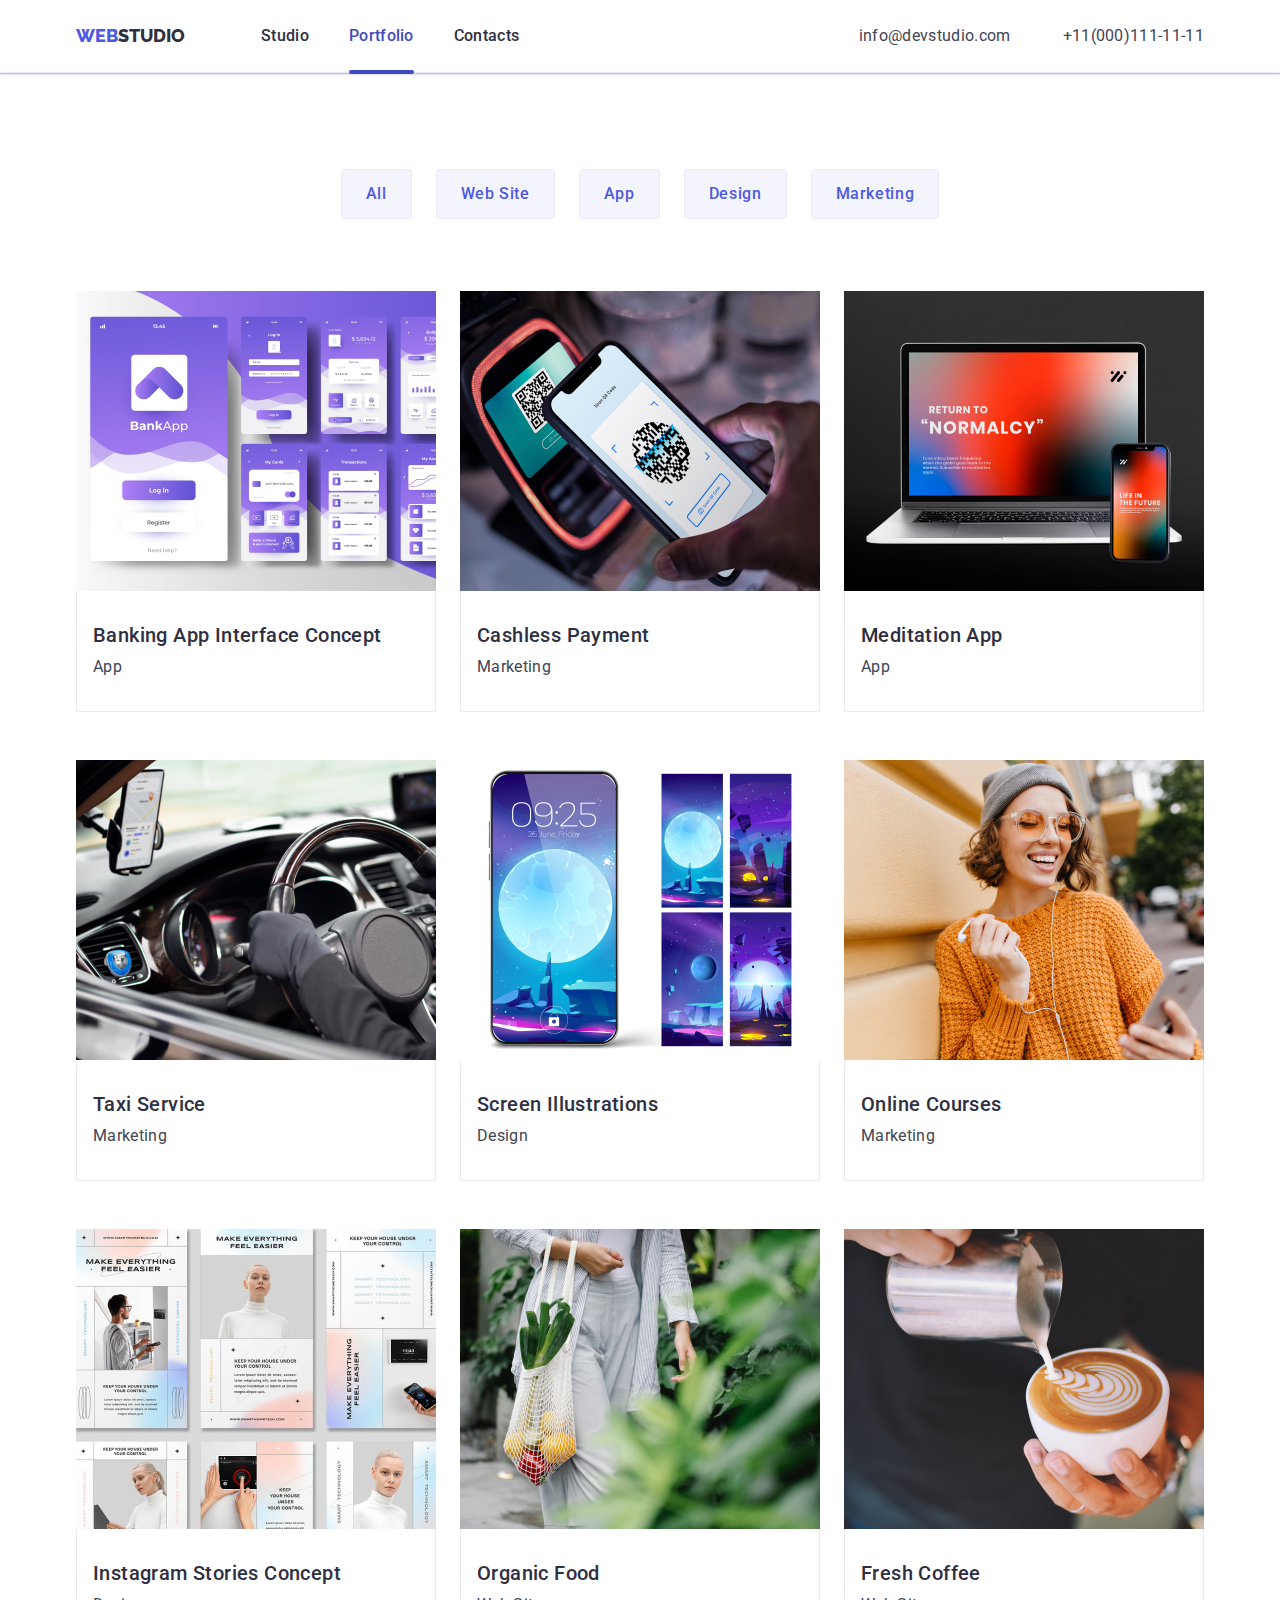
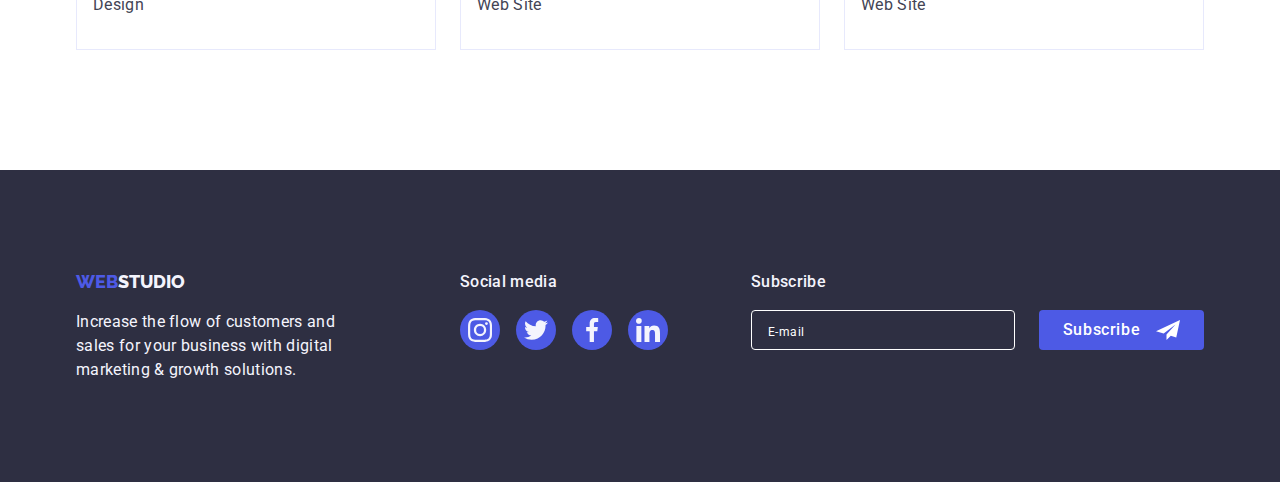
<file: portfolio.html>
<!DOCTYPE html>
<html lang="en">
  <head>
    <meta charset="UTF-8" />
    <meta http-equiv="X-UA-Compatible" content="IE=edge" />
    <meta name="viewport" content="width=device-width, initial-scale=1.0" />
    <title>Portfolio</title>
    <link rel="preconnect" href="https://fonts.googleapis.com" />
    <link rel="preconnect" href="https://fonts.gstatic.com" crossorigin />
    <link
      href="https://fonts.googleapis.com/css2?family=Raleway:wght@800&family=Roboto:wght@400;500;700;900&display=swap"
      rel="stylesheet"
    />
    <link
      rel="stylesheet"
      href="https://cdnjs.cloudflare.com/ajax/libs/modern-normalize/1.0.0/modern-normalize.min.css"
    />
    <link rel="stylesheet" href="./css/style.css" />
  </head>
  <body>
    <header class="header">
      <div class="container">
        <div class="menu-nav">
          <nav class="menu-nav">
            <a class="logo" href="./index.html"
              ><span class="web">Web</span>Studio</a
            >

            <ul class="list navigation">
              <li><a class="nav-links" href="./index.html">Studio</a></li>
              <li>
                <a class="nav-links current" href="./portfolio.html"
                  >Portfolio</a
                >
              </li>
              <li><a class="nav-links" href="#">Contacts</a></li>
            </ul>
          </nav>
          <ul class="list navigation contacts">
            <li>
              <a class="nav-links-contacts" href="mailto:info@devstudio.com"
                >info@devstudio.com</a
              >
            </li>
            <li>
              <a class="nav-links-contacts" href="tel:+110001111111"
                >+11(000)111-11-11</a
              >
            </li>
          </ul>
        </div>
      </div>
    </header>
    <main>
      <section class="portfolio-list">
        <div class="container">
          <h1 class="visually-hidden">Our Strategy</h1>
          <ul class="button-list btn-list-flex">
            <li><button class="portfolio-btn" type="button">All</button></li>
            <li>
              <button class="portfolio-btn" type="button">Web Site</button>
            </li>
            <li><button class="portfolio-btn" type="button">App</button></li>
            <li><button class="portfolio-btn" type="button">Design</button></li>
            <li>
              <button class="portfolio-btn" type="button">Marketing</button>
            </li>
          </ul>
          <ul class="list img-list-flex">
            <li class="card-portfolio">
              <a href="" class="card-portfolio-link">
                <div class="card-portfolio-img-wrapper">
                  <img
                    src="./images/8.jpg"
                    width="360"
                    height="300"
                    alt="Bank App Interface Example"
                  />
                  <p class="overlay">
                    14 Stylish and User-Friendly App Design Concepts · Task
                    Manager App · Calorie Tracker App · Exotic Fruit Ecommerce
                    App · Cloud Storage App
                  </p>
                </div>
                <div class="card-content-portfolio">
                  <h2 class="project-title">Banking App Interface Concept</h2>
                  <p class="project-text">App</p>
                </div>
              </a>
            </li>
            <li class="card-portfolio">
              <a href="" class="card-portfolio-link">
                <div class="card-portfolio-img-wrapper">
                  <img
                    src="./images/9.jpg"
                    width="360"
                    height="300"
                    alt="Bank App Interface Example"
                  />
                  <p class="overlay">
                    14 Stylish and User-Friendly App Design Concepts · Task
                    Manager App · Calorie Tracker App · Exotic Fruit Ecommerce
                    App · Cloud Storage App
                  </p>
                </div>
                <div class="card-content-portfolio">
                  <h2 class="project-title">Cashless Payment</h2>
                  <p class="project-text">Marketing</p>
                </div>
              </a>
            </li>
            <li class="card-portfolio">
              <a href="" class="card-portfolio-link">
                <div class="card-portfolio-img-wrapper">
                  <img
                    src="./images/10.jpg"
                    width="360"
                    height="300"
                    alt="Bank App Interface Example"
                  />
                  <p class="overlay">
                    14 Stylish and User-Friendly App Design Concepts · Task
                    Manager App · Calorie Tracker App · Exotic Fruit Ecommerce
                    App · Cloud Storage App
                  </p>
                </div>
                <div class="card-content-portfolio">
                  <h2 class="project-title">Meditation App</h2>
                  <p class="project-text">App</p>
                </div>
              </a>
            </li>
            <li class="card-portfolio">
              <a href="" class="card-portfolio-link">
                <div class="card-portfolio-img-wrapper">
                  <img
                    src="./images/11.jpg"
                    width="360"
                    height="300"
                    alt="Bank App Interface Example"
                  />
                  <p class="overlay">
                    14 Stylish and User-Friendly App Design Concepts · Task
                    Manager App · Calorie Tracker App · Exotic Fruit Ecommerce
                    App · Cloud Storage App
                  </p>
                </div>
                <div class="card-content-portfolio">
                  <h2 class="project-title">Taxi Service</h2>
                  <p class="project-text">Marketing</p>
                </div>
              </a>
            </li>
            <li class="card-portfolio">
              <a href="" class="card-portfolio-link">
                <div class="card-portfolio-img-wrapper">
                  <img
                    src="./images/12.jpg"
                    width="360"
                    height="300"
                    alt="Bank App Interface Example"
                  />
                  <p class="overlay">
                    14 Stylish and User-Friendly App Design Concepts · Task
                    Manager App · Calorie Tracker App · Exotic Fruit Ecommerce
                    App · Cloud Storage App
                  </p>
                </div>
                <div class="card-content-portfolio">
                  <h2 class="project-title">Screen Illustrations</h2>
                  <p class="project-text">Design</p>
                </div>
              </a>
            </li>
            <li class="card-portfolio">
              <a href="" class="card-portfolio-link">
                <div class="card-portfolio-img-wrapper">
                  <img
                    src="./images/13.jpg"
                    width="360"
                    height="300"
                    alt="Bank App Interface Example"
                  />
                  <p class="overlay">
                    14 Stylish and User-Friendly App Design Concepts · Task
                    Manager App · Calorie Tracker App · Exotic Fruit Ecommerce
                    App · Cloud Storage App
                  </p>
                </div>
                <div class="card-content-portfolio">
                  <h2 class="project-title">Online Courses</h2>
                  <p class="project-text">Marketing</p>
                </div>
              </a>
            </li>
            <li class="card-portfolio">
              <a href="" class="card-portfolio-link">
                <div class="card-portfolio-img-wrapper">
                  <img
                    src="./images/14.jpg"
                    width="360"
                    height="300"
                    alt="Bank App Interface Example"
                  />
                  <p class="overlay">
                    14 Stylish and User-Friendly App Design Concepts · Task
                    Manager App · Calorie Tracker App · Exotic Fruit Ecommerce
                    App · Cloud Storage App
                  </p>
                </div>
                <div class="card-content-portfolio">
                  <h2 class="project-title">Instagram Stories Concept</h2>
                  <p class="project-text">Design</p>
                </div>
              </a>
            </li>
            <li class="card-portfolio">
              <a href="" class="card-portfolio-link">
                <div class="card-portfolio-img-wrapper">
                  <img
                    src="./images/15.jpg"
                    width="360"
                    height="300"
                    alt="Bank App Interface Example"
                  />
                  <p class="overlay">
                    14 Stylish and User-Friendly App Design Concepts · Task
                    Manager App · Calorie Tracker App · Exotic Fruit Ecommerce
                    App · Cloud Storage App
                  </p>
                </div>
                <div class="card-content-portfolio">
                  <h2 class="project-title">Organic Food</h2>
                  <p class="project-text">Web Site</p>
                </div>
              </a>
            </li>
            <li class="card-portfolio">
              <a href="#" class="card-portfolio-link">
                <div class="card-portfolio-img-wrapper">
                  <img
                    src="./images/16.jpg"
                    width="360"
                    height="300"
                    alt="Bank App Interface Example"
                  />
                  <p class="overlay">
                    14 Stylish and User-Friendly App Design Concepts · Task
                    Manager App · Calorie Tracker App · Exotic Fruit Ecommerce
                    App · Cloud Storage App
                  </p>
                </div>
                <div class="card-content-portfolio">
                  <h2 class="project-title">Fresh Coffee</h2>
                  <p class="project-text">Web Site</p>
                </div>
              </a>
            </li>
          </ul>
        </div>
      </section>
    </main>
    <footer class="footer">
      <div class="container footer-flex">
        <div>
          <a class="logo-footer" href="./index.html"
            ><span class="web">Web</span
            ><span class="studio-bottom">Studio</span></a
          >
          <p class="footer-text">
            Increase the flow of customers and sales for your business with
            digital marketing & growth solutions.
          </p>
        </div>
        <div class="social-media">
          <p class="social-text">Social media</p>
          <ul class="social-footer">
            <li class="social-list-footer-item">
              <a href="" class="social-list-footer-icon">
                <svg width="24px" height="24px">
                  <use href="./images/icon.svg#icon-instagram"></use>
                </svg>
              </a>
            </li>
            <li class="social-list-footer-item">
              <a href="" class="social-list-footer-icon">
                <svg width="24px" height="24px">
                  <use href="./images/icon.svg#icon-twitter"></use>
                </svg>
              </a>
            </li>
            <li class="social-list-footer-item">
              <a href="" class="social-list-footer-icon">
                <svg width="24px" height="24px">
                  <use href="./images/icon.svg#icon-facebook"></use>
                </svg>
              </a>
            </li>
            <li class="social-list-footer-item">
              <a href="" class="social-list-footer-icon">
                <svg width="24px" height="24px">
                  <use href="./images/icon.svg#icon-linkedin"></use>
                </svg>
              </a>
            </li>
          </ul>
        </div>
        <div class="subscribe">
          <p class="social-text">Subscribe</p>
          <form class="footer-form">
            <input type="email" placeholder="E-mail" class="footer-input" />
            <button type="submit" class="footer-btn">
              Subscribe
              <svg width="24" height="24">
                <use href="./images/icon.svg#icon-sub"></use>
              </svg>
            </button>
          </form>
        </div>
      </div>
    </footer>
  </body>
</html>
</file>
<file: css/style.css>
:root {
  --main-bg-color: #ffffff;
  --main-text-color: #2e2f42;
  --main-nav-color: #4d5ae5;
  --main-hover-color: #404bbf;
  --main-p-color: #434455;
  --main-p-bottom-color: #f4f4fd;
  --top-line-color: #e7e9fc;
  --icon-hover-green: #31d0aa;
  --customers-border: #8e8f99;
  --transition: 250ms cubic-bezier(0.4, 0, 0.2, 1);
  --input-color: rgba(46, 47, 66, 0.2);
}
body {
  font-family: "Roboto", sans-serif;
  background-color: var(--main-bg-color);
  color: var(--main-text-color);
  font-size: 16px;
}
.container {
  max-width: 428px;
  padding-left: 15px;
  padding-right: 15px;
  margin: 0 auto;
}
@media only screen and (min-width: 768px) {
  .container {
    max-width: 768px;
  }
}
@media only screen and (min-width: 1200px) {
  .container {
    max-width: 1158px;
  }
}
.web {
  color: var(--main-nav-color);
}

.nav-links {
  text-decoration: none;
  font-weight: 500;
  line-height: 1.5;
  letter-spacing: 0.02em;
  color: var(--main-text-color);
  padding: 24px 0;
  transition: color var(--transition);
  align-items: center;
  display: flex;
}
.nav-links-contacts {
  font-style: normal;
  line-height: 1.5;
  letter-spacing: 0.02em;
  color: var(--main-p-color);
  text-decoration: none;
  padding: 24px 0;
  transition: color var(--transition);
}
.contacts {
  margin-left: auto;
  flex-direction: column;
  gap: 12px;
  justify-content: center;
}
@media only screen and (min-width: 1200px) {
  .contacts {
    flex-direction: row;
    gap: 12px;
    justify-content: flex-start;
    align-items: center;
  }
}
.nav-links-contacts:hover,
.nav-links-contacts:focus {
  color: var(--main-hover-color);
}
.menu-nav {
  display: flex;
}
.navigation {
  display: none;
}
.navigation li {
  margin-right: 40px;
}
.navigation li:last-child {
  margin-right: 0;
}
.list {
  list-style: none;
}
.header {
  border-bottom: 1px solid var(--top-line-color);
  box-shadow: 0px 2px 1px rgba(46, 47, 66, 0.08),
    0px 1px 1px rgba(46, 47, 66, 0.16), 0px 1px 6px rgba(46, 47, 66, 0.08);
}
.menu-toggle {
  display: flex;
  align-items: center;
  justify-content: center;

  margin: 0;
  padding: 0;
  margin-left: auto;
  background-color: transparent;
  cursor: pointer;
  border: none;
  border-radius: 50%;
  outline: none;
}
@media only screen and (min-width: 768px) {
  .menu-toggle {
    display: none;
  }
}
.menu-container {
  position: fixed;
  top: 0;
  left: 0;
  display: flex;
  flex-direction: column;
  justify-content: space-between;
  width: 100vw;
  height: 100vh;
  padding: 80px 40px 40px 40px;
  background-color: var(--main-bg-color);
  z-index: 999;
  overflow: scroll;

  transform: translateX(100%);
  transition: transform 250ms ease-in-out;
}

.menu-container.is-open {
  transform: translateX(0);
}

.menu-container .menu-toggle {
  position: absolute;
  top: 16px;
  right: 16px;
  color: black;
}

.social.mobile-menu-social {
  gap: 56px;
  margin-top: 48px;
}
.mobile-menu {
  display: flex;
  flex-direction: column;
  gap: 40px;
  padding: 0;
  margin: 0;
  list-style: none;
}
.nav-links-mobile {
  font-weight: 700;
  font-size: 36px;
  line-height: 1.11;
  letter-spacing: 0.02em;
  text-decoration: none;
  color: var(--main-text-color);
}
.contacts-mobile {
  display: flex;
  flex-direction: column;
  gap: 40px;
}
.nav-links-contacts-phone {
  font-size: 36px;
  font-weight: 700;
  color: var(--main-p-color);
  letter-spacing: 0.02em;
  line-height: 1.11;
}
.nav-links-contacts-email {
  font-size: 20px;
  font-weight: 500;
  color: var(--main-p-color);
  letter-spacing: 0.02em;
  line-height: 1.2;
}
.mobile-menu .link {
  display: block;
  padding: 10px;
  color: black;
  text-decoration: none;
}
.active {
  color: var(--main-nav-color);
}
@media only screen and (min-width: 768px) {
  .navigation {
    display: flex;
  }
}
.hero-btn {
  background-color: var(--main-nav-color);
  color: var(--main-bg-color);
  font-family: "Roboto";
  font-weight: 500;
  font-size: 16px;
  cursor: pointer;
  border-radius: 4px;
  padding: 16px 32px;
  letter-spacing: 0.04em;
  border: none;
  transition: background-color var(--transition);
}
.hero-title {
  max-width: 320px;
  margin: 0 auto;
  margin-bottom: 72px;
  color: var(--main-bg-color);
  font-size: 36px;
  line-height: 1.11;
  letter-spacing: 0.02em;
}
@media only screen and (min-width: 768px) {
  .hero-title {
    font-size: 56px;
    line-height: 1.08;
    max-width: 496px;
    margin-bottom: 36px;
  }
}
@media only screen and (min-width: 1200px) {
  .hero-title {
    margin-bottom: 48px;
  }
}
.hero {
  background-color: var(--main-text-color);
  background-image: linear-gradient(
      rgba(46, 47, 66, 0.7),
      rgba(46, 47, 66, 0.7)
    ),
    url(../hero/mob@1x.jpg);
  margin-left: auto;
  margin-right: auto;
  text-align: center;
  padding-top: 112px;
  padding-bottom: 112px;
  max-width: 1440px;
  background-position: center;
  background-size: cover;
  background-repeat: no-repeat;
}
@media (min-device-pixel-ratio: 2),
  (min-resolution: 192dpi),
  (min-resolution: 2dppx) {
  .hero {
    background-image: linear-gradient(
        rgba(46, 47, 66, 0.7),
        rgba(46, 47, 66, 0.7)
      ),
      url(../hero/mob@2x.jpg);
  }
}
@media only screen and (min-width: 481px) {
  .hero {
    background-image: linear-gradient(
        rgba(46, 47, 66, 0.7),
        rgba(46, 47, 66, 0.7)
      ),
      url(../hero/tablet@1x.jpg);
  }
}
@media (min-device-pixel-ratio: 2),
  (min-resolution: 192dpi),
  (min-resolution: 2dppx) {
  .hero {
    background-image: linear-gradient(
        rgba(46, 47, 66, 0.7),
        rgba(46, 47, 66, 0.7)
      ),
      url(../hero/tablet@2x.jpg);
  }
}
@media only screen and (min-width: 768px) {
  .hero {
    background-image: linear-gradient(
        rgba(46, 47, 66, 0.7),
        rgba(46, 47, 66, 0.7)
      ),
      url(../hero/desk@1x.jpg);
    padding-top: 188px;
    padding-bottom: 188px;
  }
  @media (min-device-pixel-ratio: 2),
    (min-resolution: 192dpi),
    (min-resolution: 2dppx) {
    .hero {
      background-image: linear-gradient(
          rgba(46, 47, 66, 0.7),
          rgba(46, 47, 66, 0.7)
        ),
        url(../hero/desk@2x.jpg);
    }
  }
}

.nav-links:hover,
.nav-links:focus {
  color: var(--main-hover-color);
}
.hero .hero-btn:hover,
.hero-btn:focus {
  background: var(--main-hover-color);
}
.feature-icon-bg {
  background-color: var(--main-p-bottom-color);
  display: flex;
  justify-content: center;
  align-items: center;
  padding: 24px 100px;
  margin-bottom: 8px;
}
.feature-text {
  line-height: 1.5;
  color: var(--main-p-color);
  letter-spacing: 0.02em;
  font-weight: 500;
}

.feature-title {
  font-weight: 700;
  font-size: 36px;
  line-height: calc(40 / 36);
  letter-spacing: 0.02em;
  padding-bottom: 8px;
  text-align: center;
}
@media only screen and (min-width: 768px) {
  .feature-title {
    text-align: left;
  }
}
@media only screen and (min-width: 1200px) {
  .feature-title {
    font-size: 20px;
    font-weight: 500;
    line-height: 1.2;
    text-align: left;
  }
  .feature-text {
    font-weight: 400;
  }
}
.feature-flex {
  display: flex;
  flex-direction: column;
  align-items: flex-start;
  gap: 72px;
}
@media only screen and (min-width: 768px) {
  .feature-flex {
    flex-wrap: wrap;
    flex-direction: row;
    gap: 72px 24px;
  }
  .feature {
    width: 356px;
  }
}
@media only screen and (min-width: 1200px) {
  .feature {
    width: 264px;
  }
  .feature-flex {
    flex-wrap: nowrap;
    flex-direction: row;
    align-items: stretch;
    justify-content: center;
  }
}
@media only screen and (max-width: 1200px) {
  .feature-icon {
    display: none;
  }
  .feature-icon-bg {
    display: none;
  }
}
.section-title {
  font-size: 36px;
  line-height: 1.11;
  color: var(--main-text-color);
  text-transform: capitalize;
  letter-spacing: 0.02em;
  text-align: center;
  padding-bottom: 72px;
}
.about-flex {
  display: flex;
  justify-content: center;
}
.about-img:not(:last-child) {
  margin-right: 24px;
}
.team {
  background: var(--main-p-bottom-color);
}
.team-card {
  background: var(--main-bg-color);
  box-shadow: 0px 1px 6px rgba(46, 47, 66, 0.08),
    0px 1px 1px rgba(46, 47, 66, 0.16), 0px 2px 1px rgba(46, 47, 66, 0.08);
  border-radius: 0px 0px 4px 4px;
  width: 264px;
}
.team-flex {
  display: flex;
  flex-direction: column;
  align-items: center;
  gap: 72px 0;
}
.card-content {
  text-align: center;
  padding-top: 32px;
  padding-bottom: 32px;
}
.team-name {
  font-weight: 500;
  font-size: 20px;
  line-height: 1.2;
  letter-spacing: 0.02em;
  margin-bottom: 8px;
}
.team-position {
  line-height: 1.5;
  letter-spacing: 0.02em;
  color: var(--main-p-color);
}
.social {
  margin-top: 8px;
  display: flex;
  justify-content: center;
  gap: 24px;
}
.social-list-icon {
  width: 40px;
  height: 40px;
  border-radius: 50%;
  background-color: var(--main-nav-color);
  display: flex;
  justify-content: center;
  align-items: center;
  color: var(--main-p-bottom-color);
  transition: background-color var(--transition);
}
.social-list-icon:hover,
.social-list-icon:focus {
  background-color: var(--main-hover-color);
}
@media only screen and (min-width: 768px) {
  .team-flex {
    flex-direction: row;
    flex-wrap: wrap;
    gap: 64px 24px;
    justify-content: center;
  }
}
@media only screen and (min-width: 1200px) {
  .team-flex {
    flex-direction: row;
    flex-wrap: nowrap;
    align-items: stretch;
  }
}
.card-content-portfolio {
  padding: 32px 16px 32px 16px;
  border: 1px solid var(--top-line-color);
  border-top: none;
}
.customers-list {
  display: flex;
  gap: 72px 16px;
  justify-content: center;
  flex-wrap: wrap;
}
.customers-list-icon {
  fill: var(--customers-border);
  transition: fill var(--transition);
}
.customers-list-link {
  display: flex;
  padding: 16px 40px;
  border: 1px solid var(--customers-border);
  border-radius: 4px;
  outline: transparent;
  transition: border var(--transition);
}
.customers-list-link:hover,
.customers-list-link:focus {
  border: 1px solid var(--main-hover-color);
}

.customers-list-link:hover .customers-list-icon,
.customers-list-link:focus .customers-list-icon {
  fill: var(--main-hover-color);
}
@media only screen and (min-width: 768px) {
  .customers-list-link {
    padding: 15px 31px;
  }
  .customers-list {
    gap: 72px 24px;
  }
}
@media only screen and (min-width: 1200px) {
}
.studio-bottom {
  font-family: "Raleway";
  font-style: normal;
  font-weight: 800;
  font-size: 18px;
  line-height: 1.16;
  text-transform: uppercase;
  color: var(--main-p-bottom-color);
}
.footer {
  padding: 96px 0;
  background-color: var(--main-text-color);
}
.logo-footer {
  font-family: "Raleway";
  font-weight: 800;
  font-size: 18px;
  line-height: 1.33;
  text-transform: uppercase;
  text-decoration: none;
  color: var(--main-text-color);
  display: block;
  text-align: center;
}
.footer-flex {
  display: flex;
  flex-direction: column;
  gap: 72px 0;
  align-items: center;
}
.footer-text {
  line-height: 1.5;
  letter-spacing: 0.02em;
  color: var(--main-p-bottom-color);
  width: 264px;
  padding-top: 16px;
}
.footer-form {
  display: flex;
  flex-direction: column;
}
.footer-input {
  background-color: transparent;
  border: 1px solid rgba(255, 255, 255, 0.3);
  border-radius: 4px;
  min-width: 264px;
  color: white;
  padding: 8px 16px;
  outline: transparent;
  transition: border var(--transition);
  margin-bottom: 16px;
}
.footer-input:focus {
  border: 1px solid var(--main-nav-color);
}
.footer-input::placeholder {
  font-size: 12px;
  line-height: 2;
  letter-spacing: 0.04em;
  color: white;
}
.footer-btn {
  display: flex;
  justify-content: center;
  align-items: center;
  padding: 0;
  min-height: 40px;
  min-width: 165px;
  font-weight: 500;
  line-height: 1.5;
  letter-spacing: 0.04em;
  background-color: #4d5ae5;
  color: white;
  border: none;
  border-radius: 4px;
  margin: 0 auto;
  transition: background-color var(--transition);
}
.footer-btn > svg {
  vertical-align: middle;
  margin-left: 16px;
}
.subscribe {
  width: 100%;
}

.social-text {
  margin-bottom: 16px;
  line-height: 1.5;
  letter-spacing: 0.02em;
  color: var(--main-p-bottom-color);
  font-weight: 500;
  text-align: center;
}
@media only screen and (min-width: 768px) {
  .subscribe {
    max-width: 453px;
  }
  .footer-flex {
    flex-direction: row;
    flex-wrap: wrap;
    align-items: stretch;
    padding-left: 108px;
  }
  .footer-form {
    flex-direction: row;
  }
  .footer-input {
    margin-bottom: 0;
    padding: 0 16px;
    height: 40px;
  }
  .social-text {
    text-align: left;
  }
  .social-media {
    margin-left: 24px;
  }
  .footer-btn {
    margin-left: 24px;
  }
  .logo-footer {
    text-align: left;
  }
}
@media only screen and (min-width: 1200px) {
  .footer {
    padding: 100px 0;
  }
  .social-media {
    margin-left: 120px;
  }
  .subscribe {
    margin-left: auto;
  }
  .logo-footer {
    text-align: left;
    margin-right: 76px;
  }
  .footer-input {
    margin-bottom: 0;
    border: 1px solid white;
  }
  .footer-flex {
    flex-direction: row;
    gap: 0;
    align-items: stretch;
    padding-left: 15px;
  }
}
.footer-btn:hover,
.footer-btn:focus {
  background-color: var(--main-hover-color);
}
.social-footer {
  display: flex;
  gap: 16px;
}
.social-list-footer-icon {
  width: 40px;
  height: 40px;
  border-radius: 50%;
  background-color: rgba(255, 255, 255, 0.1);
  display: flex;
  justify-content: center;
  align-items: center;
  color: var(--main-p-bottom-color);
  transition: background-color var(--transition);
  background-color: var(--main-nav-color);
}
.social-list-footer-icon:hover,
.social-list-footer-icon:focus {
  background-color: var(--icon-hover-green);
}

.button-list {
  list-style-type: none;
}
.btn-list-flex {
  display: flex;
  gap: 24px;
  justify-content: center;
  margin-bottom: 72px;
}
.portfolio-btn {
  background: var(--main-p-bottom-color);
  border: 1px solid var(--top-line-color);
  border-radius: 4px;
  color: var(--main-nav-color);
  font-family: "Roboto";
  font-style: normal;
  font-weight: 500;
  font-size: 16px;
  line-height: 1.5;
  letter-spacing: 0.04em;
  padding: 12px 24px;
  transition: background-color var(--transition), color var(--transition),
    box-shadow var(--transition), border var(--transition);
}
.button-list .portfolio-btn:hover,
.portfolio-btn:focus {
  background-color: var(--main-hover-color);
  color: var(--main-bg-color);
  box-shadow: 0px 3px 1px rgba(0, 0, 0, 0.1), 0px 2px 1px rgba(0, 0, 0, 0.08),
    0px 2px 2px rgba(0, 0, 0, 0.12);
  border: 1px solid transparent;
  outline: transparent;
}
.img-list-flex {
  display: flex;
  gap: 48px 24px;
  flex-wrap: wrap;
}
.card-portfolio {
  width: 360px;
}
.card-portfolio-link:focus,
.card-portfolio-link:hover {
  box-shadow: 0px 1px 6px rgba(46, 47, 66, 0.08),
    0px 1px 1px rgba(46, 47, 66, 0.16), 0px 2px 1px rgba(46, 47, 66, 0.08);
  outline: transparent;
}
.card-portfolio-link:focus .overlay,
.card-portfolio-link:hover .overlay {
  transform: translateY(0);
}
.card-portfolio-link {
  text-decoration: none;
  color: var(--main-text-color);
  display: block;
  transition: box-shadow var(--transition);
}

.portfolio-list {
  padding-bottom: 120px;
  padding-top: 96px;
}
.logo {
  font-family: "Raleway";
  font-weight: 800;
  font-size: 18px;
  line-height: 1.33;
  text-transform: uppercase;
  text-decoration: none;
  color: var(--main-text-color);
  padding: 24px 0;
  margin-right: 76px;
}
.project-title {
  font-weight: 500;
  font-size: 20px;
  line-height: 1.2;
  letter-spacing: 0.02em;
  margin-bottom: 8px;
}
.project-text {
  line-height: 1.5;
  letter-spacing: 0.02em;
  color: var(--main-p-color);
}
.visually-hidden {
  position: absolute;
  width: 1px;
  height: 1px;
  margin: -1px;
  border: 0;
  padding: 0;
  white-space: nowrap;
  clip-path: inset(100%);
  clip: rect(0 0 0 0);
  overflow: hidden;
}
h1,
h2,
h3,
h4,
h5,
h6,
p,
ul {
  margin: 0px;
  padding: 0px;
}
img {
  display: block;
}
button {
  cursor: pointer;
}
a {
  text-decoration: none;
}
ul {
  list-style: none;
}
.section {
  padding-top: 96px;
  padding-bottom: 96px;
}
@media only screen and (min-width: 1200px) {
  .section {
    padding-top: 120px;
    padding-bottom: 120px;
  }
}
.section.about {
  padding-top: 0;
}
.current {
  position: relative;
  color: var(--main-hover-color);
}
.current::after {
  position: absolute;
  bottom: -2px;
  right: 0;
  content: "";
  width: 100%;
  height: 4px;
  background-color: var(--main-hover-color);
  border-radius: 2px;
}
.backdrop {
  position: fixed;
  top: 0;
  left: 0;
  width: 100%;
  height: 100%;
  background-color: rgba(46, 47, 66, 0.4);
  opacity: 1;
  transition: opacity var(--transition);
}
.modal {
  position: absolute;
  top: 50%;
  left: 50%;
  transform: translate(-50%, -50%) scale(1);
  max-width: 392px;
  padding: 72px 16px 24px 16px;
  width: 100%;
  background-color: #fcfcfc;
  box-shadow: 0px 1px 1px rgba(0, 0, 0, 0.14), 0px 1px 3px rgba(0, 0, 0, 0.12),
    0px 2px 1px rgba(0, 0, 0, 0.2);
  border-radius: 4px;
  /* animation: open 1s cubic-bezier(0.4, 0, 0.2, 1) forwards; */
  transition: transform var(--transition);
}
@media only screen and (min-width: 768px) {
  .modal {
    padding: 72px 24px 24px 24px;
    max-width: 408px;
  }
}
.modal-text {
  font-weight: 500;
  line-height: 1.5;
  letter-spacing: 0.02em;
  text-align: center;
  margin-bottom: 16px;
  color: var(--main-text-color);
}
.modal-form {
  max-width: 360px;
}
.modal-group:not(:last-child) {
  margin-bottom: 8px;
}
.modal-group {
  position: relative;
  display: flex;
  flex-direction: column;
  gap: 4px;
}
.form-item {
  height: 40px;
}
.form-label {
  display: block;
  margin-bottom: 4px;
  font-size: 12px;
  line-height: 1.17;
  letter-spacing: 0.01em;
  color: var(--customers-border);
}
.form-input {
  padding-left: 35px;
  border: 1px solid var(--input-color);
  border-radius: 4px;
  outline: transparent;
  transition: border var(--transition);
}

.form-input:focus {
  border: 1px solid var(--main-nav-color);
}
.form-input:focus + .modal-svg {
  fill: var(--main-nav-color);
}

.modal-svg {
  position: absolute;
  top: 8px;
  left: 16px;
  transition: fill var(--transition);
}
.form-agreement {
  display: flex;
  align-items: center;
  gap: 8px;
  margin-bottom: 24px;
}
.form-text {
  font-size: 12px;
  line-height: 1.17;
  letter-spacing: 0.04em;
  color: var(--customers-border);
  user-select: none;
}
.form-btn {
  display: block;
  padding: 16px 65px;
  margin: 0 auto;
  line-height: 1.5;
  font-weight: 500;
  letter-spacing: 0.04em;
  color: #fff;
  background-color: var(--main-nav-color);
  border: none;
  border-radius: 4px;
  box-shadow: 0px 4px 4px rgba(0, 0, 0, 0.15);
  transition: background-color var(--transition);
}
.form-btn:hover,
.form-btn:focus {
  background-color: var(--main-hover-color);
}
.form-custom-checkbox {
  cursor: pointer;
}
.form-checkbox:checked + .form-custom-checkbox > .checked {
  opacity: 1;
}
.form-checkbox:checked + .form-custom-checkbox > .unchecked {
  opacity: 0;
}
.checked {
  opacity: 0;
  transition: opacity var(--transition);
}
.unchecked {
  opacity: 1;
  transition: opacity var(--transition);
}
.form-link {
  text-decoration: underline;
  color: var(--main-nav-color);
}
.form-comment {
  height: 120px;
  resize: none;
  margin-bottom: 16px;
  padding-left: 16px;
  padding-top: 8px;
  border: 1px solid var(--input-color);
  border-radius: 4px;
  outline: transparent;
  transition: border var(--transition);
}
.form-comment:focus {
  border: 1px solid var(--main-nav-color);
}
.form-comment::placeholder {
  font-size: 12px;
  line-height: 1.17;
  letter-spacing: 0.04em;
  color: rgba(46, 47, 66, 0.4);
}
.backdrop.is-hidden > .modal {
  transform: translate(-50%, -50%) scale(0.2);
}
.backdrop.is-hidden {
  opacity: 0;
  pointer-events: none;
}
.close-button {
  border-radius: 50%;
  border: 1px solid rgba(0, 0, 0, 0.1);
  position: absolute;
  top: 24px;
  right: 24px;
  display: flex;
  padding: 8px;
  background-color: var(--top-line-color);
  transition: background-color var(--transition);
}
.close-svg {
  transition: fill var(--transition);
}
.close-button:hover,
.close-button:focus {
  background-color: var(--main-nav-color);
}
.close-button:hover .close-svg,
.close-button:focus .close-svg {
  fill: white;
}

/* @keyframes open {
  0% {
    transform: translate(-50%, -50%) scale(0.2);
  }
  50% {
    transform: translate(-50%, -50%) scale(1.3);
  }
  100% {
    transform: translate(-50%, -50%) scale(1);
  }
} */
.card-portfolio-img-wrapper {
  position: relative;
  overflow: hidden;
}
.overlay {
  position: absolute;
  top: 0;
  right: 0;
  overflow: auto;
  width: 100%;
  height: 100%;
  background-color: var(--main-nav-color);
  padding-left: 32px;
  padding-right: 32px;
  padding-top: 40px;
  line-height: 1.5;
  letter-spacing: 0.02em;
  color: var(--main-p-bottom-color);
  transform: translateY(100%);
  transition: transform 250ms cubic-bezier(0.4, 0, 0.2, 1);
}
@media only screen and (max-width: 1199px) {
  .about {
    display: none;
  }
}
</file>
